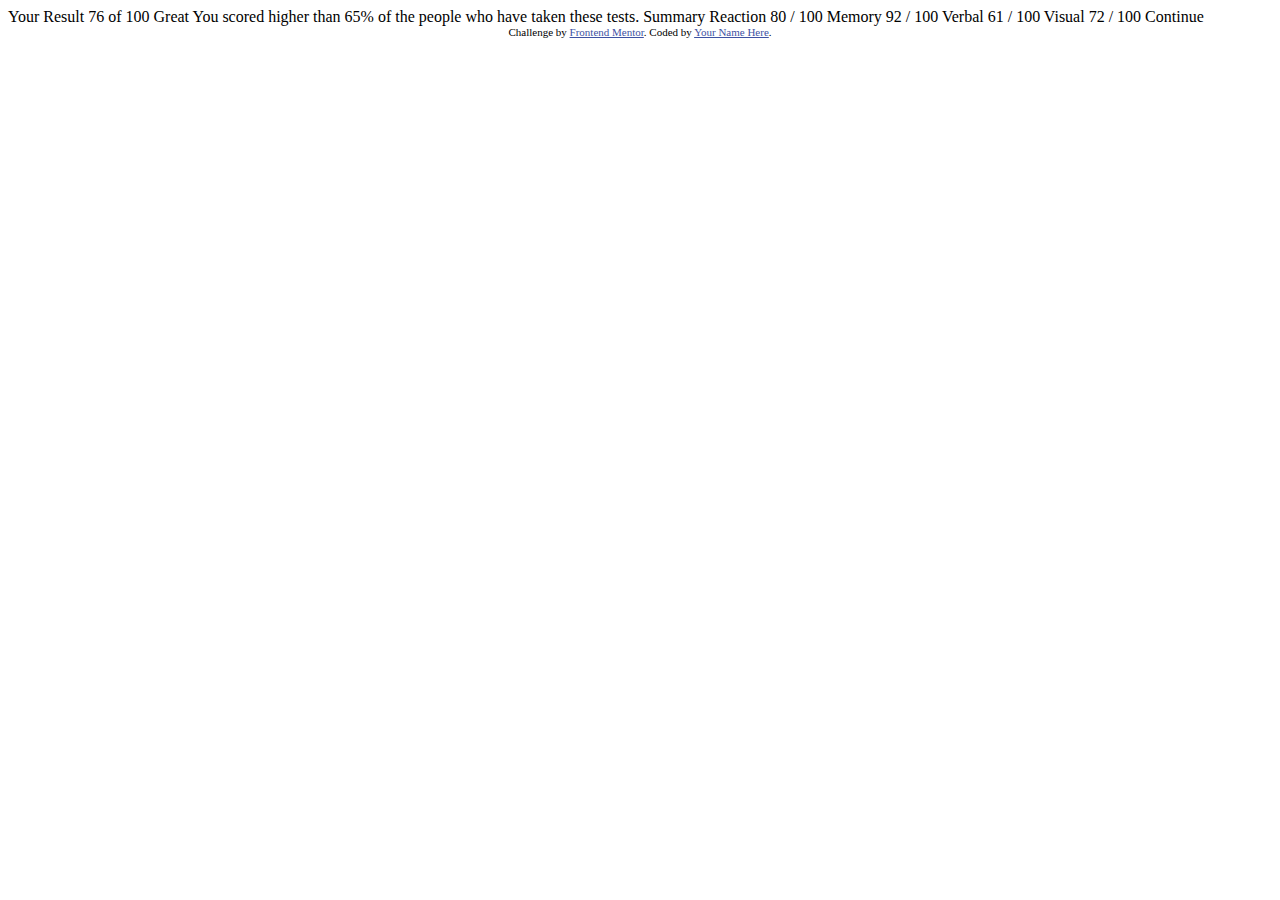
<file: index.html>
<!DOCTYPE html>
<html lang="en">
<head>
  <meta charset="UTF-8">
  <meta name="viewport" content="width=device-width, initial-scale=1.0"> <!-- displays site properly based on user's device -->

  <link rel="icon" type="image/png" sizes="32x32" href="./assets/images/favicon-32x32.png">
  
  <title>Frontend Mentor | Results summary component</title>

  <!-- Feel free to remove these styles or customise in your own stylesheet 👍 -->
  <style>
    .attribution { font-size: 11px; text-align: center; }
    .attribution a { color: hsl(228, 45%, 44%); }
  </style>
</head>
<body>

  Your Result
  76
  of 100

  Great
  You scored higher than 65% of the people who have taken these tests.
  
  Summary

  Reaction
  80 / 100

  Memory
  92 / 100

  Verbal
  61 / 100

  Visual
  72 / 100

  Continue
  
  <div class="attribution">
    Challenge by <a href="https://www.frontendmentor.io?ref=challenge" target="_blank">Frontend Mentor</a>. 
    Coded by <a href="#">Your Name Here</a>.
  </div>
</body>
</html>
</file>
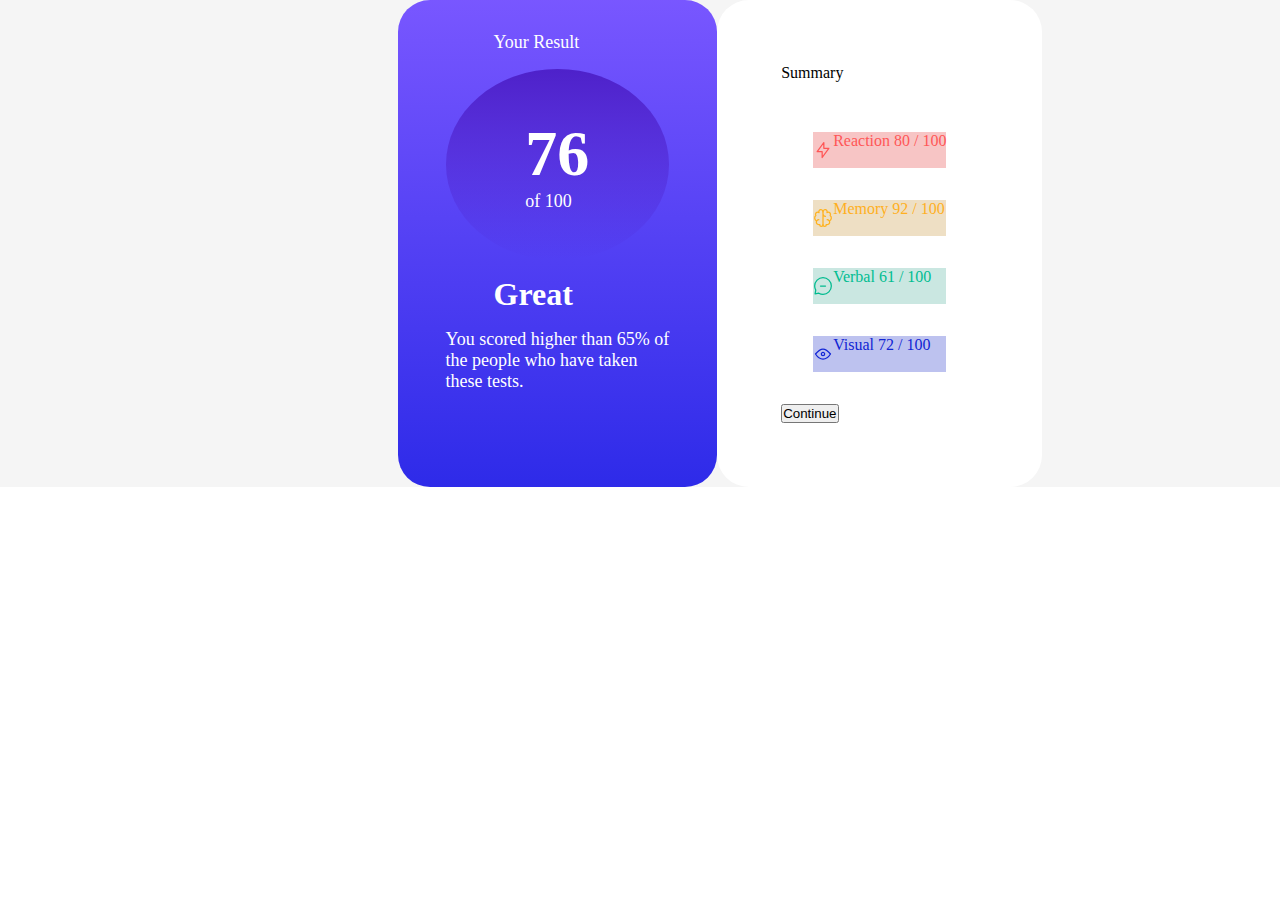
<file: Results/index.html>
<!DOCTYPE html>
<html lang="en">
<head>
  <meta charset="UTF-8">
  <meta name="viewport" content="width=device-width, initial-scale=1.0"> <!-- displays site properly based on user's device -->

  <!-- <link rel="icon" type="image/png" sizes="32x32" href="./assets/images/favicon-32x32.png"> -->
  
  <title>Frontend Mentor | Results summary component</title>

  <!-- Feel free to remove these styles or customise in your own stylesheet 👍 -->
  <!-- <style>
    .attribution { font-size: 11px; text-align: center; }
    .attribution a { color: hsl(228, 45%, 44%); }
  </style> -->
  <link rel="stylesheet" href="style.css">
</head>
<body>

    <section class="flex-container">
        <div class="div">
           <p id="p1">
            Your Result
           </p>
           <div id="p">
            <p><b id="b">76</b><br>
            of 100</p>
           </div>
          
            <h3 id="h3">
                Great
            </h3>

           <p id="p2">
            You scored higher than 65% of <br>
            the people who have taken <br>
             these tests.
           </p>
        </div>
      
        <div class="div1">
            Summary <br><br>
            <p id="reaction">
              <img src="./images/icon-reaction.svg" alt="">
              Reaction
              80 / 100 <br><br>
            </p>

          <p id="memory">
           <img src="./images/icon-memory.svg" alt="">
           Memory
           92 / 100 <br><br>
          </p>

          <p id="verbal" >
           <img src="./images/icon-verbal.svg" alt="">
           Verbal
           61 / 100 <br><br>
          </p>

          <p id="visual">
            <img src="./images/icon-visual.svg" alt="">
            Visual
            72 / 100 <br><br>
          </p>
          
            <button type="submit">
                Continue
            </button>
        </div>
    </section>
  
  <!-- <div class="attribution">
    Challenge by <a href="https://www.frontendmentor.io?ref=challenge" target="_blank">Frontend Mentor</a>. 
    Coded by <a href="#">Your Name Here</a>.
  </div> -->
</body>
</html>
</file>
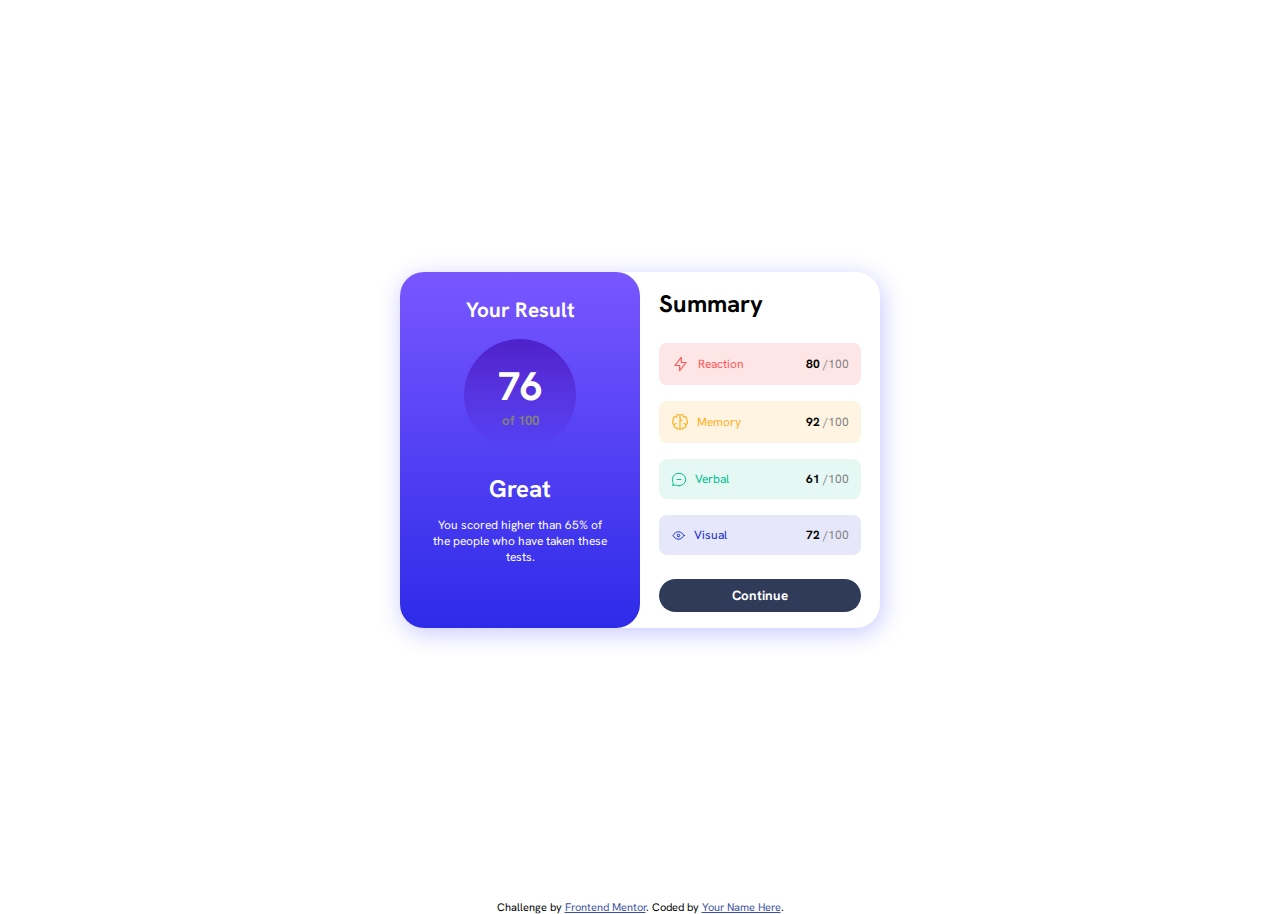
<file: index2.html>
<!DOCTYPE html>
<html lang="en">
  <head>
    <meta charset="UTF-8" />
    <meta name="viewport" content="width=device-width, initial-scale=1.0" />
    <!-- displays site properly based on user's device -->

    <link
      rel="icon"
      type="image/png"
      sizes="32x32"
      href="./assets/images/favicon-32x32.png"
    />

    <title>Frontend Mentor | Results summary component</title>

    <!-- Feel free to remove these styles or customise in your own stylesheet 👍 -->
    <style>
      .attribution {
        font-size: 11px;
        text-align: center;
      }
      .attribution a {
        color: hsl(228, 45%, 44%);
      }
    </style>

    <!-- google font  -->
    <link rel="preconnect" href="https://fonts.googleapis.com" />
    <link rel="preconnect" href="https://fonts.gstatic.com" crossorigin />
    <link
      href="https://fonts.googleapis.com/css2?family=Hanken+Grotesk:ital,wght@0,100;0,200;0,300;0,400;0,500;0,600;0,700;0,900;1,100;1,200;1,300;1,400;1,500;1,600;1,700;1,800&family=Roboto:ital,wght@0,100;0,300;0,400;0,500;0,700;0,900;1,100;1,300;1,400;1,500;1,700;1,900&display=swap"
      rel="stylesheet"
    />

    <link rel="stylesheet" href="./style.css" />
  </head>
  <body>
    <section class="main-container">
      <!-- main card  -->
      <div class="main-card">
        <!-- first card  -->
        <div class="blue-card">
          <h1>Your Result</h1>
          <div class="circle">
            <h3>76</h3>
            <h5>of 100</h5>
          </div>
          <h2>Great</h2>
          <p class="text1">
            You scored higher than 65% of the <br id="br"> people who have taken these tests.
          </p>
        </div>

        <!-- second card  -->
        <div class="white-card">
          <h1>Summary</h1>
          <section class="scores">
            <div class="sum sum01">
              <div class="sum-item">
                <img src="./images/icon-reaction.svg" alt="" class="img">
                <span class="score-text01">Reaction</span>
              </div>
              <p><b>80</b> <span class="sum-grey">/100</span></p>
            </div>

            <div class="sum sum02">
              <div class="sum-item">
                <img src="./images/icon-memory.svg" alt="" class="img">
                <span class="score-text02">Memory</span>
              </div>
              <p><b>92</b> <span class="sum-grey">/100</span></p>
            </div>
            <div class="sum sum03">
              <div class="sum-item">
                <img src="./images/icon-verbal.svg" alt="" class="img">
                <span class="score-text03">Verbal</span>
              </div>
              <p><b>61</b> <span class="sum-grey">/100</span></p>
            </div>
            <div class="sum sum04">
              <div class="sum-item">
                <img src="./images/icon-visual.svg" alt="" class="img">
                <span class="score-text04">Visual</span>
              </div>
              <p><b>72</b> <span class="sum-grey">/100</span></p>
            </div>
          </section>
          <button class="white-card-button">Continue</button>
        </div>
      </div>
    </section>

    <div class="attribution">
      Challenge by
      <a href="https://www.frontendmentor.io?ref=challenge" target="_blank"
        >Frontend Mentor</a
      >. Coded by <a href="#">Your Name Here</a>.
    </div>
  </body>
</html>
</file>
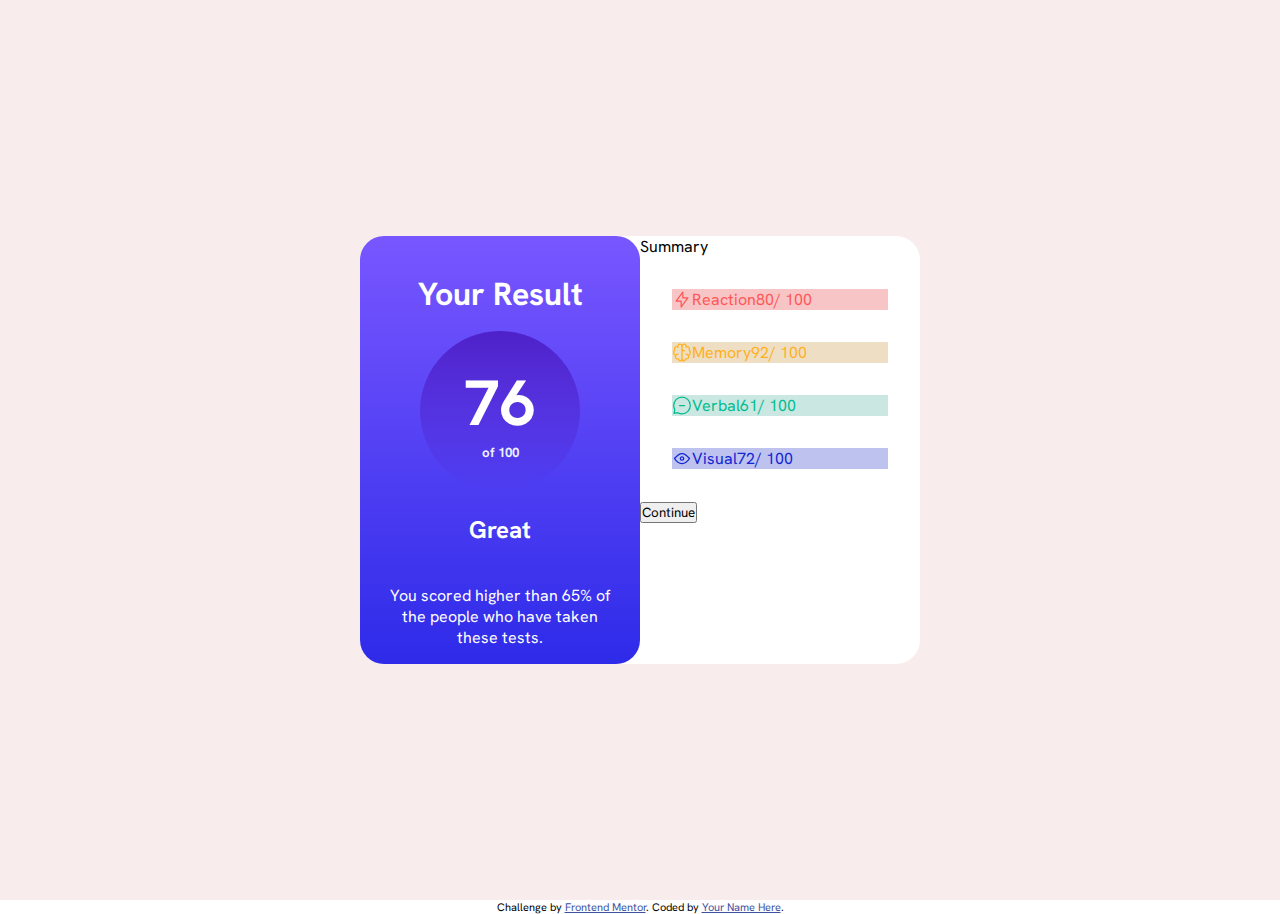
<file: Results/index1.html>
<!DOCTYPE html>
<html lang="en">

<head>
  <meta charset="UTF-8">
  <meta name="viewport" content="width=device-width, initial-scale=1.0">
  <!-- displays site properly based on user's device -->

  <link rel="icon" type="image/png" sizes="32x32" href="./assets/images/favicon-32x32.png">

  <title>Frontend Mentor | Results summary component</title>

  <!-- Feel free to remove these styles or customise in your own stylesheet 👍 -->
  <style>
    .attribution {
      font-size: 11px;
      text-align: center;
    }

    .attribution a {
      color: hsl(228, 45%, 44%);
    }
  </style>
  <link href="https://fonts.googleapis.com/css2?family=Hanken+Grotesk:ital,wght@0,100;0,200;0,300;0,400;0,500;0,600;0,
  700;0,800;0,900;1,100;1,200;1,300;1,400;1,500;1,600;1,700;1,800;1,900&display=swap" rel="stylesheet">
    <link rel="stylesheet" href="./style.css">
  <link rel="stylesheet" href="./style1.css">
</head>

<body>
  <section class="section">
    <div class="main-container">
      <div class="div1">
        <p>
          <h1>Your Result</h1> 
        </p>
  
        <div class="blue-circle">
          <h3>76</h3>
          <h5>of 100</h5>
        </div>
  
        <p>
          <h2>Great </h2>
        </p>
  
        <p>
          You scored higher than 65% of
            the people who have taken
            these tests.
        </p>
  
      </div>
  
      <div class="div2">
  
        <p>
          Summary <br>
        </p>
        <section class="scores">
          <div class="summary">
            <p id="reaction">
              <img src="./images/icon-reaction.svg" alt="">
               Reaction
               <span>80 </span>
                 <span>/ 100 </span>
              </p>
          </div>
     
          <div class="summary">
            <p id="memory">
              <img src="./images/icon-memory.svg" alt="">
              Memory
             <span> 92 </span>
             <span>/ 100</span>
            </p>
          </div>
     
          <div class="summary">
            <p id="verbal">
              <img src="./images/icon-verbal.svg" alt="">
              Verbal
             <span> 61 </span>
             <span>/ 100</span>
            </p>
          </div>
     
           <div class="summary">
            <p id="visual">
              <img src="./images/icon-visual.svg" alt="">
              Visual
             <span> 72 </span>
             <span>/ 100</span>
            </p>
           </div>
     
           <button type="submit">Continue</button>
         </div>
        </section>
  
    </div>
  </section>

  <div class="attribution">
    Challenge by <a href="https://www.frontendmentor.io?ref=challenge" target="_blank">Frontend Mentor</a>. 
    Coded by <a href="#">Your Name Here</a>.
  </div>
</body>

</html>
</file>
<file: Results/style.css>
*{
    padding: 0;
    margin: 0;
    box-sizing: border-box;
}
.flex-container{
    background-color: whitesmoke;
    width: 1440px;
    height: auto;
    /* flex-direction: row; */
    display: flex;
    justify-content: center;
    /* align-items: start; */
    /* padding: 2rem 1rem; */
    /* flex-wrap: wrap; */
}
/* .flex-container :nth-child(1){
    background-color: hsl(241, 72%, 75%);
} */
.div{
   background-image: linear-gradient(
    hsl(252, 100%, 67%),
    hsl(241, 81%, 54%)
   );
   padding: 2rem;
   color: white;
   /* justify-content: center; */
   font-size: 18px;
   border-radius: 2rem;
   font-weight:  500, 700, 800;
}
#p1{
    margin-top: 0;
    margin-bottom: 0;
    /* margin-right: 3rem; */
    margin-left: 4rem;
}
#b{
    font-size: 4rem;
}
#p{
    background-image: linear-gradient(
        hsla(256, 72%, 46%, 1),
        hsla(241, 72%, 46%, 0)
    );
    border-radius: 50%;
    /* align-items: center; */
    padding: 3rem;
    margin: 1rem;
    display: flex;
    justify-content: center;
    align-items: center;
    /* margin: 0 auto; */
}
/* #p p{
    
} */
#h3{
    font-size: 2rem;
    margin-left: 4rem;
}
#p2{
    font-size: 18px;
    padding: 1rem;

}
.div1{
    background-color:hsl(0, 0%, 100%);
    border-radius: 2rem;
    padding: 4rem;
    height: auto;
}
/* .div1 :nth-child(1){
    border-color:  hsl(0, 100%, 67%);
    background-color: hsl(0, 100%, 67%);
    color: hsl(0, 100%, 67%);;
} */
#reaction{
    color:  hsl(0, 100%, 67%);
    background-color:  hsl(0, 76%, 87%);
    margin: 2rem;
    display: flex;
    justify-content: start;
}
#memory{
    color: hsl(39, 100%, 56%);
    background-color: hsl(39, 55%, 85%);
    margin: 2rem;
    display: flex;
    justify-content: start;
}
#verbal{
    color: hsl(166, 100%, 37%);
    background-color: hsl(166, 38%, 85%);
    margin: 2rem;
    display: flex;
    justify-content: start;
}
#visual{
    color: hsl(234, 85%, 45%);
    background-color: hsl(234, 61%, 84%);
    margin: 2rem;
    display: flex;
    justify-content: start;
}
</file>
<file: style.css>
:root {
    /* ### Primary */

--Light-red: hsl(0, 100%, 67%);
--Orangey-yellow: hsl(39, 100%, 56%);
--Green-teal: hsl(166, 100%, 37%);
--Cobalt-blue: hsl(234, 85%, 45%);

/* ## Gradients */

--Light-slate-blue: hsl(252, 100%, 67%);
--Light-royal-blue: hsl(241, 81%, 54%);

--Violet-blue: hsla(256, 72%, 46%, 1);
--Persian-blue: hsla(241, 72%, 46%, 0);

/* ### Neutral */

--White: hsl(0, 0%, 100%);
--Pale-blue: hsl(221, 100%, 96%);
--Light-lavender: hsl(241, 100%, 89%);
--Dark-gray-blue: hsl(224, 30%, 27%);
}

*{
    padding: 0;
    margin: 0;
    box-sizing: border-box;
    font-family: 'Hanken Grotesk', sans-serif;
}

.main-container{
    width: 100%;
    height: 100vh;
    background-color: var(--White);
    display: flex;
    justify-content: center;
    align-items: center;
    border: none;
}
@media(max-width: 376px) {
    .main-container{
        height: auto;
    }
}

.main-card{
    display: grid;
    grid-template-columns: repeat(2, 1fr);
    width: 30rem;
    background-color: var(--White);
    border-radius: 1.5rem;
    box-shadow: 2px 5px 25px var(--Light-lavender);
}
@media(max-width: 376px) {
    .main-card{
        display: flex;
        flex-direction: column;
        width: 100%;
        border-radius: 0;
        box-shadow: none;
    }
}

/* blue card section  */
.blue-card{
    background: linear-gradient(to bottom, var(--Light-slate-blue), var(--Light-royal-blue));
    color: var(--White);
    padding: 1.5rem 2rem;
    text-align: center;
    border-radius: 1.5rem;
}
.blue-card h1{
    font-size: 1.3rem;
    margin-bottom: 1rem;
}
.circle{
    padding: 8px;
    width: 7rem;
    height: 7rem;
    background: linear-gradient(to bottom, var(--Violet-blue), var(--Persian-blue));
    border-radius: 50%;
    display: flex;
    justify-content: center;
    align-items: center;
    flex-direction: column;
    margin: 0 auto 1.4rem;

}
.circle h3 {
    font-size: 2.5rem;
}
.circle h5 {
    /* font-size: 2.5rem; */
    color: grey;
}
.text1{
    font-size: 12px;
    margin: .8rem 0;
}
#br {
    display: none;
}
@media(max-width: 426px) {
    .blue-card{
        border-radius: 0  0 1.5rem 1.5rem;
    }
    .blue-card h1{
        font-size: 1rem;
        margin-bottom: 1.3rem;
    }
    .text1{
        text-align: center;
    }
    #br {
        display: block;
    }
}

/* white card section  */

.white-card{
    padding: 1rem 1.2rem;
    font-size: 12px;

}
.white-card h1 {

}
.scores{
    display: flex;
    justify-content: center;
    align-items: center;
    flex-direction: column;
    gap: 1rem;
    margin-top: 1.5rem;
}

.sum{
    display: flex;
    width: 100%;
    justify-content: space-between;
    align-items: center;
    padding: 12px;
    border-radius: 8px;
}
.sum-item{
    display: flex;
    align-items: center;
    gap: 8px;
}
.sum-grey{
    color: grey;
}
.sum01{
    background-color: hsla(0, 100%, 67%, 0.149);
}
.sum02{
    background-color: hsla(39, 100%, 56%, 0.133);
}
.sum03{
    background-color: rgba(0, 189, 145, .1);
}
.sum04{
    background-color: hsla(234, 85%, 45%, 0.104);
}
.score-text01{
    color: var(--Light-red);
}
.score-text02{
    color: var(--Orangey-yellow) ;

}
.score-text03{
    color: var(--Green-teal) ;

}
.score-text04{
    color: var(--Cobalt-blue) ;

}
.white-card-button{
    background: var(--Dark-gray-blue);
    color: var(--White);
    width: 100%;
    padding: 8px;
    border-radius: 2rem;
    margin-top: 1.5rem;
    font-weight: bold;
    border: none;
}
.white-card-button:hover {
    background: linear-gradient(to bottom, var(--Light-slate-blue), var(--Light-royal-blue));
    border: none;
    cursor: pointer;
}
.img {
    width: 25%;
}
</file>
<file: Results/style1.css>
*{
    padding: 0;
    margin: 0;
    box-sizing: border-box;
    font-family: 'Hanken Grotesk', sans-serif;
}
.section {
    background-color: rgb(248, 236, 236);
    width: 100%;
    height:100vh;
    display: flex;
    justify-content: center;
    align-items: center;
}
.main-container {
    display: grid;
    width: 35rem;
    grid-template-columns: repeat(2, 1fr);
    background-color:  hsl(0, 0%, 100%);
    border-radius: 1.5rem;
}
.div1{
    background-image: linear-gradient(
        hsl(252, 100%, 67%),
        hsl(241, 81%, 54%)
    );
    color: hsl(0, 0%, 100%);
    border-radius: 1.5rem;
    /* box-shadow: 1px 1px 20px  hsl(252, 100%, 67%),
    hsl(241, 81%, 54%); */
    padding: 1rem 1.5rem;
    text-align: center;
}
.div1 p:nth-child(1){
    font-size: 1.3rem;
    margin-bottom: 1em;
}
.blue-circle{
    padding: 1rem;
    width: 10rem ;
    height: 10rem;
    border-radius: 50%;
    background-image: linear-gradient(
        hsla(256, 72%, 46%, 1),
        hsla(241, 72%, 46%, 0)
    );
    margin: 1rem auto 1.4rem;
    display: flex;
    justify-content: center;
    align-items: center;
    flex-direction: column;
}
.blue-circle h3{
    font-size: 4rem;
}
.blue-circle h5{
    color:hsl(221, 100%, 96%) ;
}
.div1 p:nth-of-type(4){
    font-size: 12px;
    margin-top: 2.5rem;
    margin-bottom: 2rem;
}
.div2 {
    pad: 1.5rem 2rem;
}
/* .scores {
    display: flex;
    justify-content: center;
    align-items: center;
    flex-direction: column;
    gap: 1rem;
    margin: 1.5rem;
} */
/* .summary {
    display: flex;
    width: 100%;
    justify-content: space-between;
    padding: 5px;
    border-radius: 5px;
} */
/* #reaction {
    color:  hsl(0, 100%, 67%);
    background-color:  hsl(0, 74%, 87%);
    border-radius: 1rem;
    padding: 5px;
    margin-top: 1rem;
}
#reaction span:nth-child(2){
    color: rgb(3, 3, 3);
    padding-left: 18px;
    font-size: large;
}
#reaction span:nth-child(3){
    color: rgb(149, 143, 143);
    padding-right: 18px;
}
#memory {
    color:  hsl(39, 100%, 56%);
    background-color:  hsl(39, 54%, 85%);
    border-radius: 1rem;
    padding: ;
    margin-top: 1rem;
}
#memory span:nth-child(2){
    color: rgb(3, 3, 3);
    padding-left: 18px;
    font-size: large;
}
#memory span:nth-child(3){
    color: rgb(149, 143, 143);
    padding-right: 18px;
}
#verbal {
    color:   hsl(166, 100%, 37%);
    background-color:   hsl(167, 41%, 85%);
    border-radius: 1rem;
    padding: 1rem;
    margin-top: 1rem;
}
#verbal span:nth-child(2){
    color: rgb(3, 3, 3);
    padding-left: 18px;
    font-size: large;
}
#verbal span:nth-child(3){
    color: rgb(149, 143, 143);
    padding-right: 18px;
}
#visual {
    color:   hsl(234, 85%, 45%);
    background-color:  hsl(234, 80%, 76%);
    border-radius: 1rem;
    padding: 1rem;
    margin-top: 1rem;
}
#visual span:nth-child(2){
    color: rgb(3, 3, 3);
    padding-left: 18px;
    font-size: large;
}
#visual span:nth-child(3){
    color: rgb(149, 143, 143);
    padding-right: 18px;
}
.div2 button{
    background-color: hsl(224, 30%, 27%);
    padding: 1rem;
    border-radius: 1rem;
    width: 100%;
    display: flex;
    justify-content: center;
    margin-top: 3rem;
    color: white;
} */
</file>
